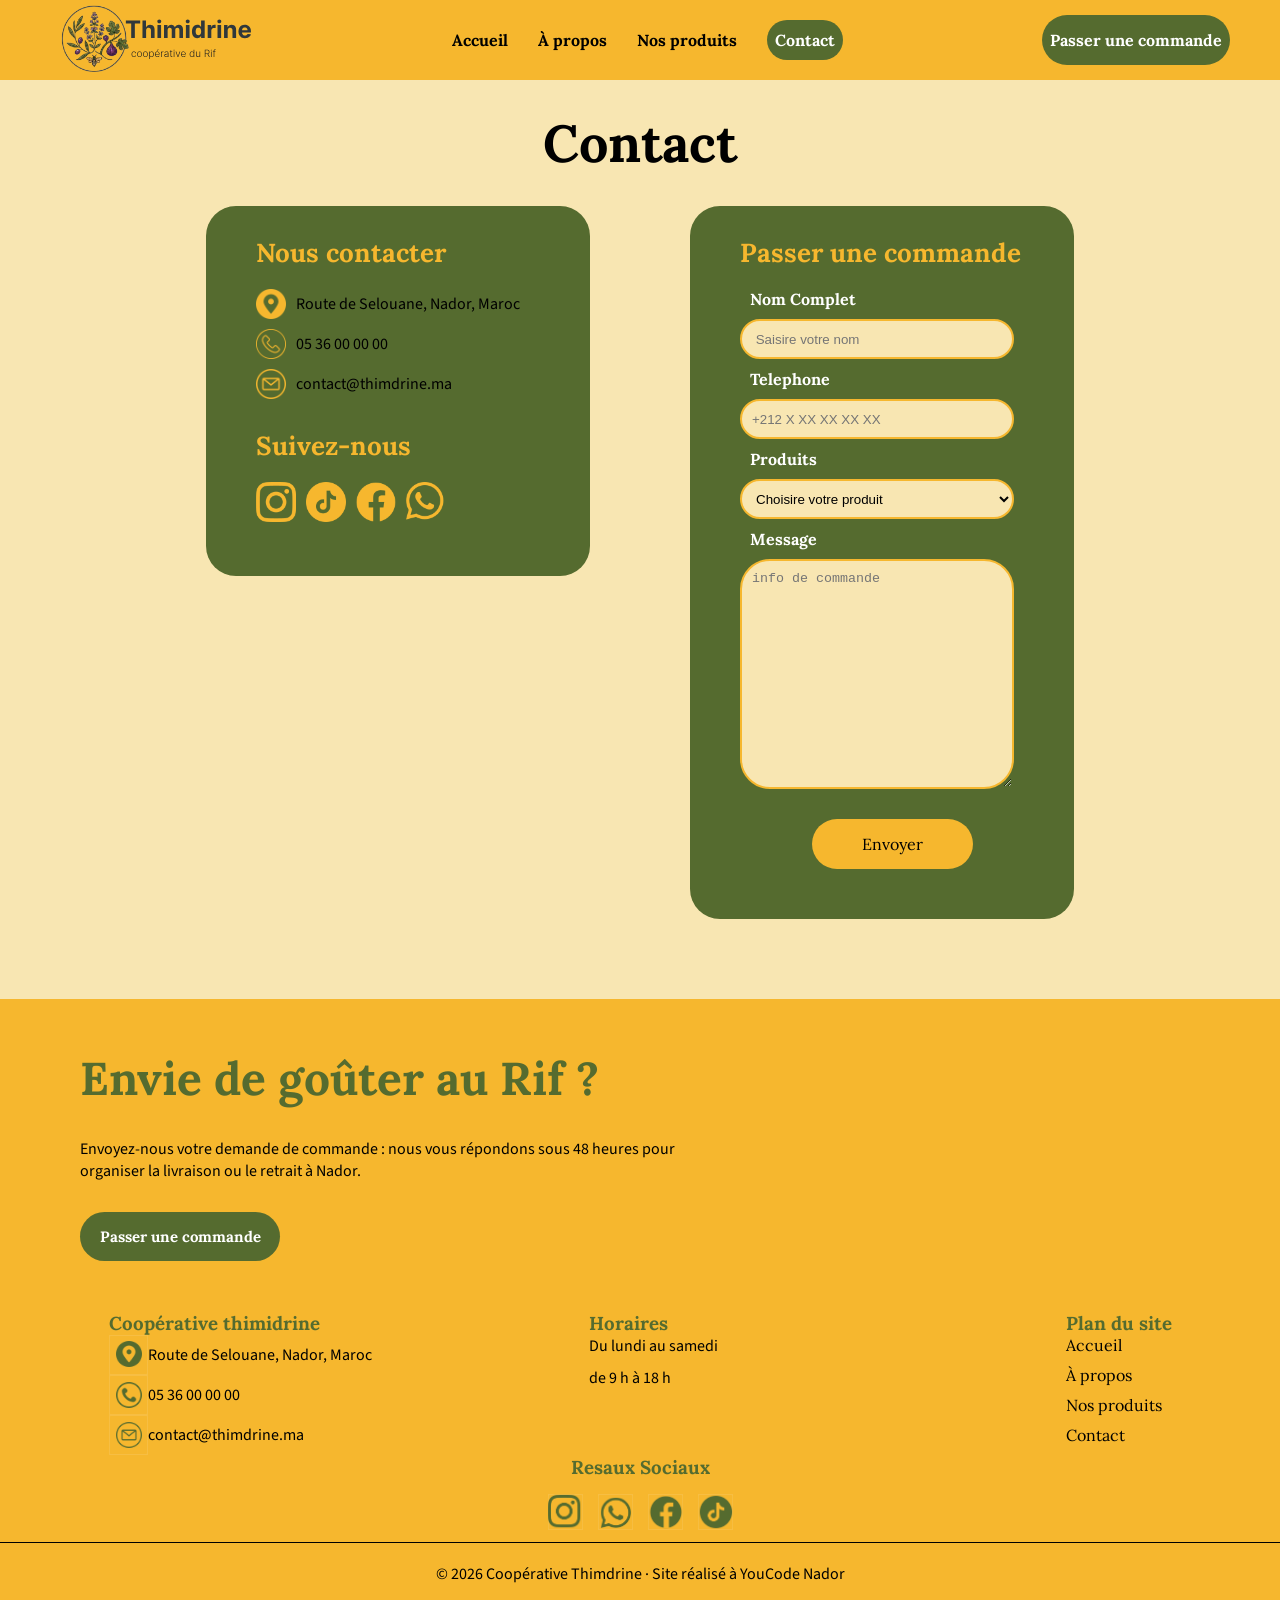
<file: contact.html>
<!DOCTYPE html>
<html lang="en">
<head>
    <meta charset="UTF-8">
    <meta name="viewport" content="width=device-width, initial-scale=1.0">
    <link rel="preconnect" href="https://fonts.googleapis.com">
    <link rel="preconnect" href="https://fonts.gstatic.com" crossorigin>
    <link href="https://fonts.googleapis.com/css2?family=Lora:ital,wght@0,400..700;1,400..700&display=swap" rel="stylesheet">
<link href="https://fonts.googleapis.com/css2?family=Source+Sans+3:ital,wght@0,200..900;1,200..900&display=swap" rel="stylesheet">
    <link rel="stylesheet" href="style.css">
    <!-- <link rel="stylesheet" href="reponsive/contact.css"> -->
    <title>Thimidrine</title>
</head>
<body>


    <nav>

   <a href="index.html" class="logo"> <img  src="images/logo-thymidrine.svg" alt=""></a>


   <input type="checkbox" id="menu-toggle">

    <label for="menu-toggle" class="burger">
        <span></span>
        <span></span>
        <span></span>
    </label>




    <div class="navigation">
    <a href="index.html" >Accueil</a>
    <a href="propos.html">À propos</a>
    <a href="Produits.html">Nos produits</a>
    <a href="contact.html" class="active">Contact</a>

    </div>

<a href="contact.html" class="button">Passer une commande</a> 
 </nav>


 <main>
    <h1 class="titre-contact">Contact</h1>

    <div class="contact">
        <div class="carte-contact1">
            <h3 >Nous contacter</h3>
          <div class="info-cartes-contacts">
              <div class="info-carte-contact">
                <img src="images/localisation-jaune.svg" alt="">
                <p>Route de Selouane, Nador, Maroc</p>

            </div>
            <div class="info-carte-contact">
                <img src="images/phone-call-jaune.svg" alt="">
                <p>05 36 00 00 00</p>

            </div>
           

            <div class="info-carte-contact">
                <img src="images/email-jaune.svg" alt="">
                <p>contact@thimdrine.ma</p>

            </div>
          </div>

            <div class="resaux-carte-contact">
                 <h3>Suivez-nous</h3>
                 <div class="resaux-contact">
                    <a href=""><img src="images/instagram-jaune.svg" alt=""></a>
                    <a href=""><img src="images/tiktok-jaune.svg" alt=""></a>
                    <a href=""><img src="images/facebook-jaune.svg" alt=""></a>
                    <a href=""><img src="images/whatsapp-jaune.svg" alt=""></a>

                 </div>

            </div>

        </div>

        <div class="carte-contact2">

            <h3>Passer une commande</h3>
            <div class="commande-contact">
                 <div class="info-commande">
                <h4>Nom Complet</h4>
                <input type="text" placeholder=" Saisire votre nom">

            </div>
            <div class="info-commande">
                <h4>Telephone</h4>
                <input type="text" placeholder="+212 X XX XX XX XX">

            </div>

            <div class="info-commande">
                <h4>Produits</h4>
                <select name="produit" id="produits" >
                 <option value="" selected disabled hidden>Choisire votre produit</option>
                 <option value="">Miel de thym</option>
                 <option value="">Huile d'olive extra vierge</option>
                 <option value="">Confiture de figue de barbarie</option>
                </select>

            </div>

            <div class="Messagecommande">
                <h4>Message</h4>
                <textarea name="" id="" placeholder="info de commande"></textarea>

            </div>

            </div>
           
      <div class="btn1">
    <a href="index.html" class="button">Envoyer</a>
    </div>
        </div>
    
    </div>





 </main>



 <footer>
    <div class="envie">
        <h2>Envie de goûter au Rif ?</h2>
        <p>Envoyez-nous votre demande de commande : nous vous répondons sous 48 heures pour organiser la livraison ou le retrait à Nador.</p>
        <a href="contact.html" class="button">Passer une commande</a>
    </div>

    <div class="info-footer">
        <div class="cooperative">
            <h3>Coopérative thimidrine</h3>
            <div class="ico-texte">
                <img src="images/localisation-vert.svg" alt="">
                <p>Route de Selouane, Nador, Maroc</p>
            </div>

             <div class="ico-texte">
                <img src="images/telephone-vert.svg" alt="">
                <p>05 36 00 00 00</p>
            </div>

            <div class="ico-texte">
                <img src="images/mail-vert.svg" alt="">
                <p>contact@thimdrine.ma</p>
            </div>


          
            </div>

              <div class="horaire">
                <h3>Horaires</h3>
                <div class="ho-text">
                <p>Du lundi au samedi</p>
                <p>de 9 h à 18 h</p>
</div>
            </div>

            <div class="plan">
                <h3>Plan du site</h3>
                <div class="lien-plan">
              <a href="index.html" >Accueil</a>
             <a href="propos.html">À propos</a>
             <a href="Produits.html">Nos produits</a>
             <a href="contact.html">Contact</a>
             </div>


        </div>



    </div>

    <div class="resaux">
        <h3>Resaux Sociaux</h3>
        <div class="resaux-img">
            <a href=""><img src="images/instagram-vert.svg" alt=""></a>
            <a href=""><img src="images/whatsapp-vert.svg" alt=""></a>
            <a href=""><img src="images/facebook-vert.svg" alt=""></a>
            <a href=""><img src="images/tiktok-vert.svg" alt=""></a>

        </div>

    </div>

    <div class="copyright">
        <div class="ligne"></div>
        <p>© 2026 Coopérative Thimdrine · Site réalisé à YouCode Nador</p>

    </div>







 </footer>
    
</body>
</html>
</file>
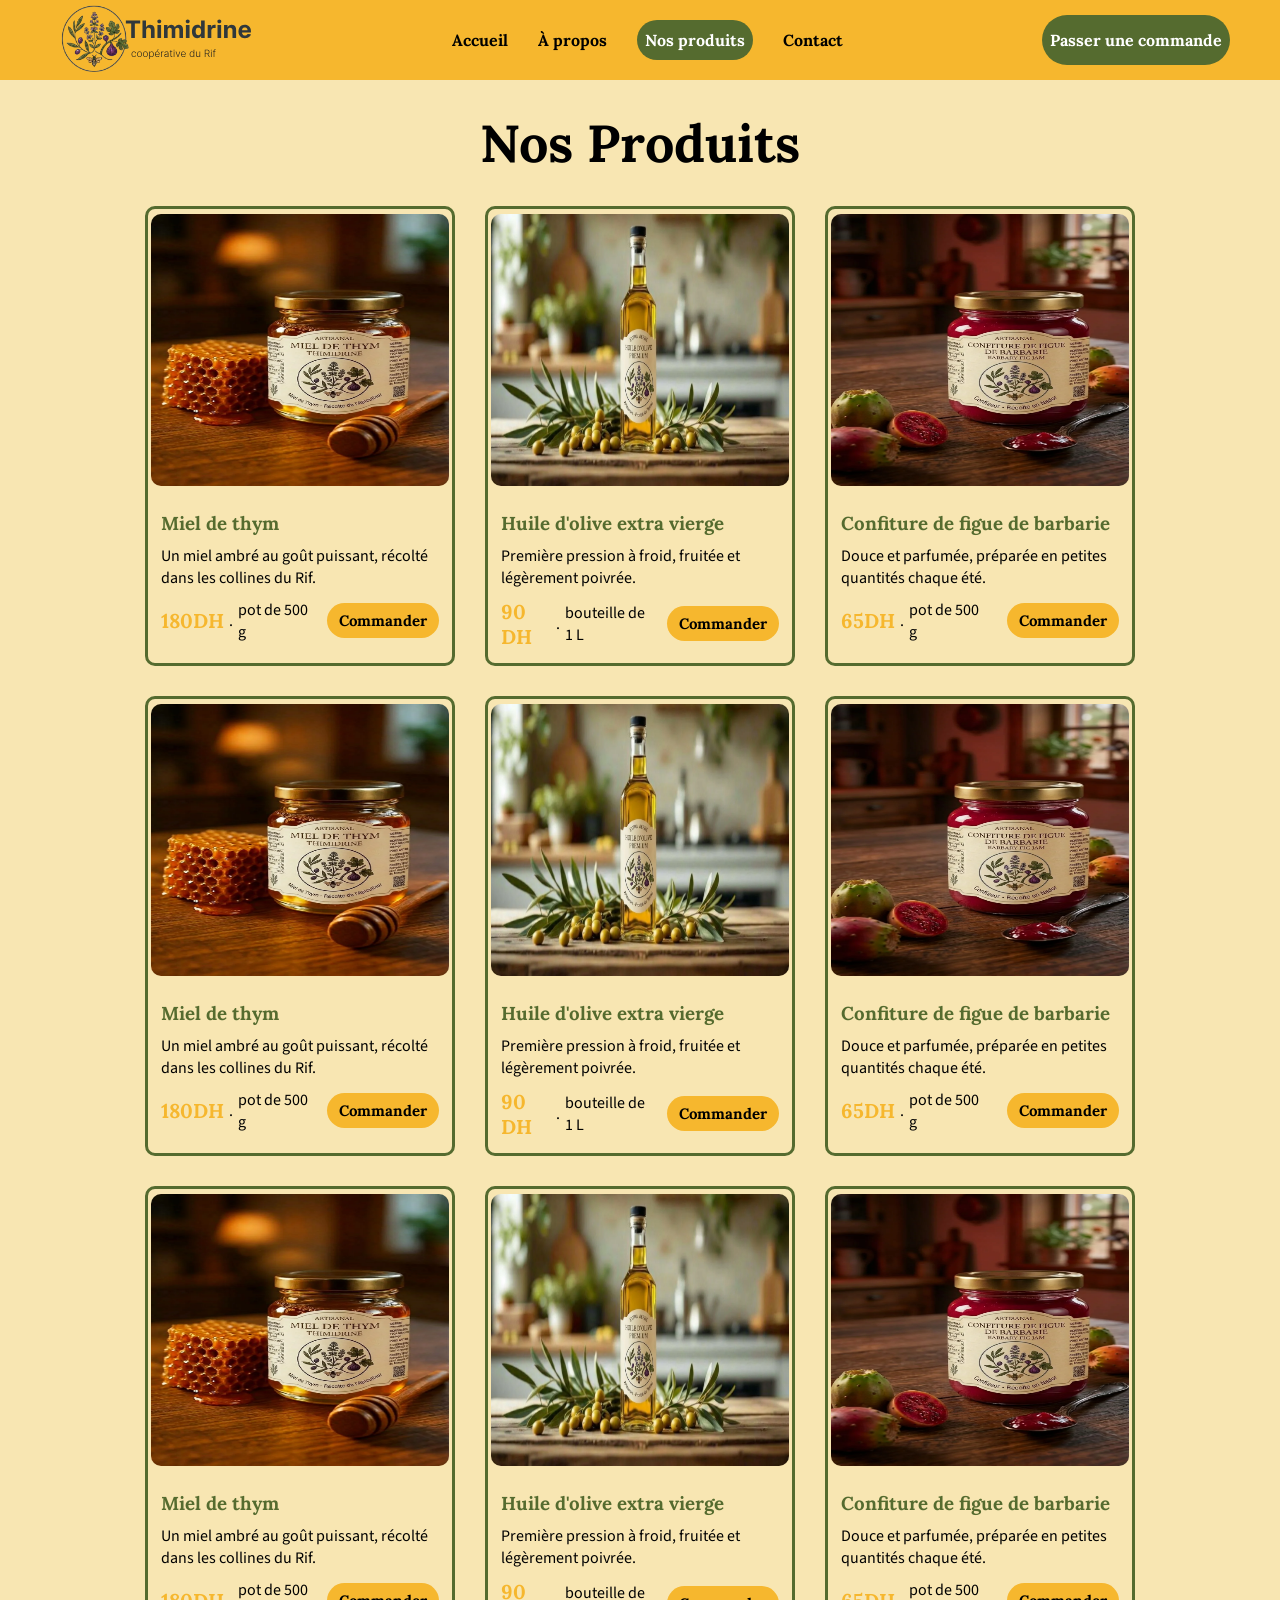
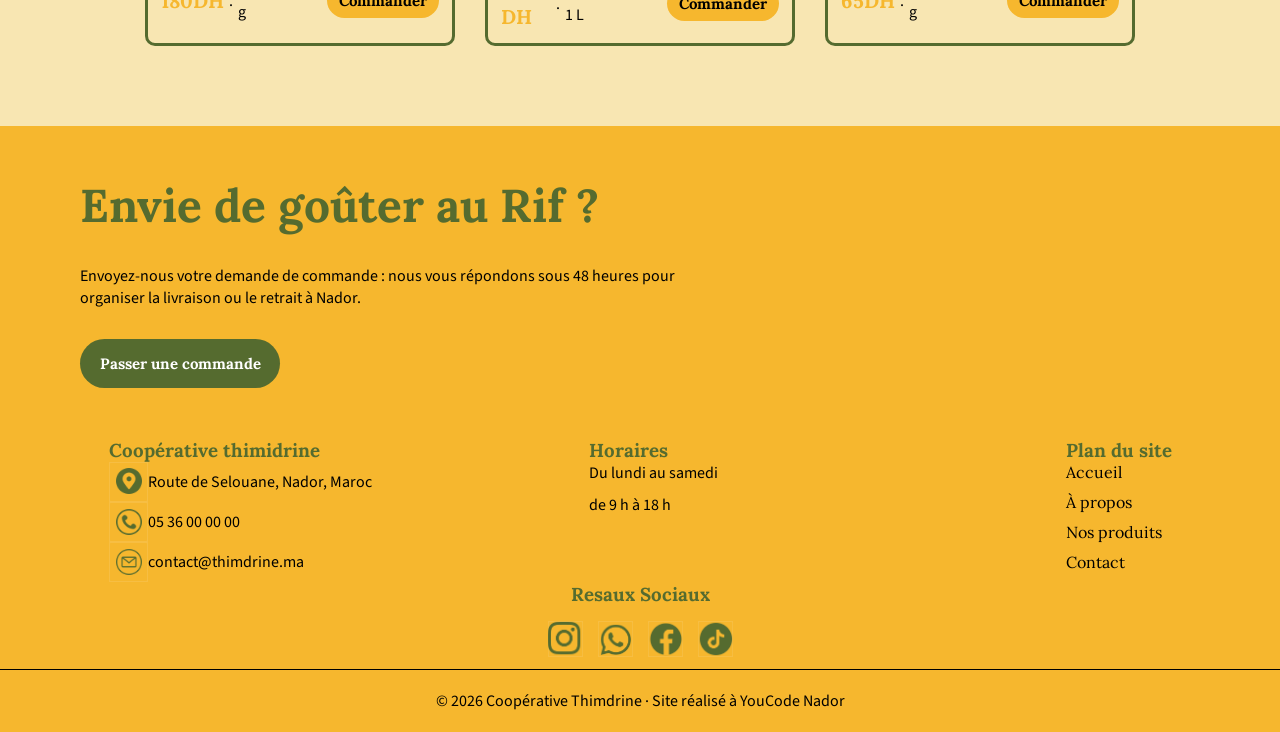
<file: Produits.html>
<!DOCTYPE html>
<html lang="en">
<head>
    <meta charset="UTF-8">
    <meta name="viewport" content="width=device-width, initial-scale=1.0">
     <link rel="preconnect" href="https://fonts.googleapis.com">
    <link rel="preconnect" href="https://fonts.gstatic.com" crossorigin>
    <link href="https://fonts.googleapis.com/css2?family=Lora:ital,wght@0,400..700;1,400..700&display=swap" rel="stylesheet">
<link href="https://fonts.googleapis.com/css2?family=Source+Sans+3:ital,wght@0,200..900;1,200..900&display=swap" rel="stylesheet">
    <!-- <link rel="stylesheet" href="reponsive/produits.css"> -->
    <link rel="stylesheet" href="style.css">
    <title>Thimidrine</title>
</head>
<body>

     <nav>

   <a href="index.html" class="logo"> <img  src="images/logo-thymidrine.svg" alt=""></a>

<input type="checkbox" id="menu-toggle">

    <label for="menu-toggle" class="burger">
        <span></span>
        <span></span>
        <span></span>
    </label>


    <div class="navigation">
    <a href="index.html" >Accueil</a>
    <a href="propos.html">À propos</a>
    <a href="Produits.html" class="active">Nos produits</a>
    <a href="contact.html">Contact</a>

    </div>

<a href="contact.html" class="button">Passer une commande</a> 
 </nav>

 <main>
    <h2 class="titre-page-produit">Nos Produits</h2>
    <dir class="tous-les-produits">

        <div class="carte-produit2">
    <img src="images/miel tymidrine.webp" alt="">
    <div class="info-produit">
        <h3>Miel de thym</h3>
        <p>Un miel ambré au goût puissant, récolté dans les collines du Rif.</p>
        <div class="prix-commande">
        <div class="prix">
            <h4>180DH</h4>
            <p>.</p>
            <p>pot de 500 g</p>
  
        </div>
        <a href="contact.html" class="button">Commander</a>
        </div>
</div>

   

</div>

<div class="carte-produit2">
    <img src="images/huile d'olive thimidrine.webp" alt="">
    <div class="info-produit">
        <h3>Huile d'olive extra vierge</h3>
        <p>Première pression à froid, fruitée et légèrement poivrée.</p>
        <div class="prix-commande">
        <div class="prix">
            <h4>90 DH</h4>
            <p>.</p>
            <p>bouteille de 1 L</p>
  
        </div>
       <a href="contact.html" class="button">Commander</a>
        </div>
</div>

   

</div>

<div class="carte-produit2">
    <img src="images/confiture de Confiture de figue de barbarie thimidrine.webp" alt="">
    <div class="info-produit">
        <h3>Confiture de figue de barbarie</h3>
        <p>Douce et parfumée, préparée en petites quantités chaque été.</p>
        <div class="prix-commande">
        <div class="prix">
            <h4>65DH</h4>
            <p>.</p>
            <p>pot de 500 g</p>
  
        </div>
        <a href="contact.html" class="button">Commander</a>
        </div>
</div>

   

</div>

<div class="carte-produit2">
    <img src="images/miel tymidrine.webp" alt="">
    <div class="info-produit">
        <h3>Miel de thym</h3>
        <p>Un miel ambré au goût puissant, récolté dans les collines du Rif.</p>
        <div class="prix-commande">
        <div class="prix">
            <h4>180DH</h4>
            <p>.</p>
            <p>pot de 500 g</p>
  
        </div>
        <a href="contact.html" class="button">Commander</a>
        </div>
</div>

   

</div>

<div class="carte-produit2">
    <img src="images/huile d'olive thimidrine.webp" alt="">
    <div class="info-produit">
        <h3>Huile d'olive extra vierge</h3>
        <p>Première pression à froid, fruitée et légèrement poivrée.</p>
        <div class="prix-commande">
        <div class="prix">
            <h4>90 DH </h4>
            <p>.</p>
            <p>bouteille de 1 L</p>
  
        </div>
        <a href="contact.html" class="button">Commander</a>
        </div>
</div>

   

</div>

<div class="carte-produit2">
    <img src="images/confiture de Confiture de figue de barbarie thimidrine.webp" alt="">
    <div class="info-produit">
        <h3>Confiture de figue de barbarie</h3>
        <p>Douce et parfumée, préparée en petites quantités chaque été.</p>
        <div class="prix-commande">
        <div class="prix">
            <h4>65DH</h4>
            <p>.</p>
            <p>pot de 500 g</p>
  
        </div>
        <a href="contact.html" class="button">Commander</a>
        </div>
</div>

   

</div>


<div class="carte-produit2">
    <img src="images/miel tymidrine.webp" alt="">
    <div class="info-produit">
        <h3>Miel de thym</h3>
        <p>Un miel ambré au goût puissant, récolté dans les collines du Rif.</p>
        <div class="prix-commande">
        <div class="prix">
            <h4>180DH</h4>
            <p>.</p>
            <p>pot de 500 g</p>
  
        </div>
        <a href="contact.html" class="button">Commander</a>
        </div>
</div>

   

</div>

<div class="carte-produit2">
    <img src="images/huile d'olive thimidrine.webp" alt="">
    <div class="info-produit">
        <h3>Huile d'olive extra vierge</h3>
        <p>Première pression à froid, fruitée et légèrement poivrée.</p>
        <div class="prix-commande">
        <div class="prix">
            <h4>90 DH </h4>
            <p>.</p>
            <p>bouteille de 1 L</p>
  
        </div>
        <a href="contact.html" class="button">Commander</a>
        </div>
</div>

   

</div>

<div class="carte-produit2">
    <img src="images/confiture de Confiture de figue de barbarie thimidrine.webp" alt="">
    <div class="info-produit">
        <h3>Confiture de figue de barbarie</h3>
        <p>Douce et parfumée, préparée en petites quantités chaque été.</p>
        <div class="prix-commande">
        <div class="prix">
            <h4>65DH</h4>
            <p>.</p>
            <p>pot de 500 g</p>
  
        </div>
        <a href="contact.html" class="button">Commander</a>
        </div>
</div>

   

</div>

        

   




    </dir>
 </main>


   
 


 <footer>
    <div class="envie">
        <h2>Envie de goûter au Rif ?</h2>
        <p>Envoyez-nous votre demande de commande : nous vous répondons sous 48 heures pour organiser la livraison ou le retrait à Nador.</p>
        <a href="contact.html" class="button">Passer une commande</a>
    </div>

    <div class="info-footer">
        <div class="cooperative">
            <h3>Coopérative thimidrine</h3>
            <div class="ico-texte">
                <img src="images/localisation-vert.svg" alt="">
                <p>Route de Selouane, Nador, Maroc</p>
            </div>

             <div class="ico-texte">
                <img src="images/telephone-vert.svg" alt="">
                <p>05 36 00 00 00</p>
            </div>

            <div class="ico-texte">
                <img src="images/mail-vert.svg" alt="">
                <p>contact@thimdrine.ma</p>
            </div>


          
            </div>

              <div class="horaire">
                <h3>Horaires</h3>
                <div class="ho-text">
                <p>Du lundi au samedi</p>
                <p>de 9 h à 18 h</p>
</div>
            </div>

            <div class="plan">
                <h3>Plan du site</h3>
                <div class="lien-plan">
              <a href="index.html" >Accueil</a>
             <a href="propos.html">À propos</a>
             <a href="Produits.html">Nos produits</a>
             <a href="contact.html">Contact</a>
             </div>


        </div>



    </div>

    <div class="resaux">
        <h3>Resaux Sociaux</h3>
        <div class="resaux-img">
            <a href=""><img src="images/instagram-vert.svg" alt=""></a>
            <a href=""><img src="images/whatsapp-vert.svg" alt=""></a>
            <a href=""><img src="images/facebook-vert.svg" alt=""></a>
            <a href=""><img src="images/tiktok-vert.svg" alt=""></a>

        </div>

    </div>

    <div class="copyright">
        <div class="ligne"></div>
        <p>© 2026 Coopérative Thimdrine · Site réalisé à YouCode Nador</p>

    </div>







 </footer>

</body>
</html>
</file>
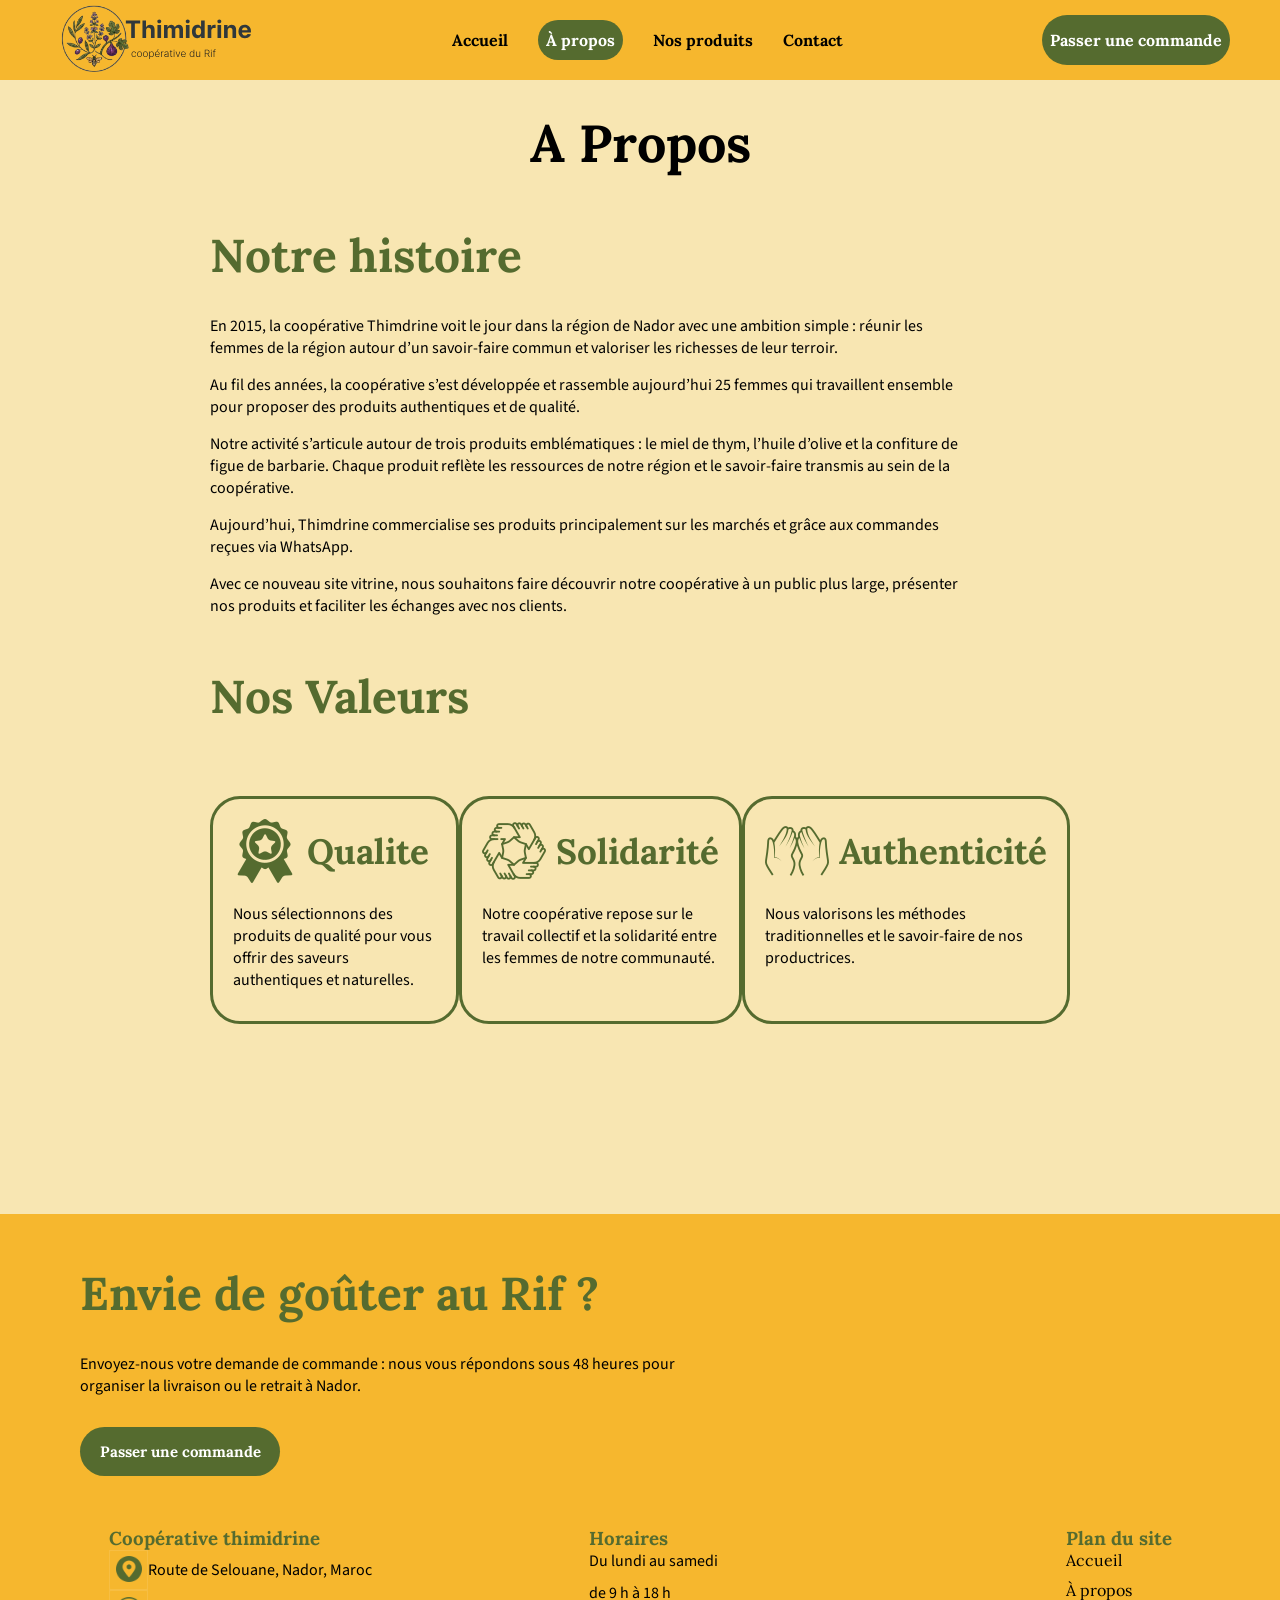
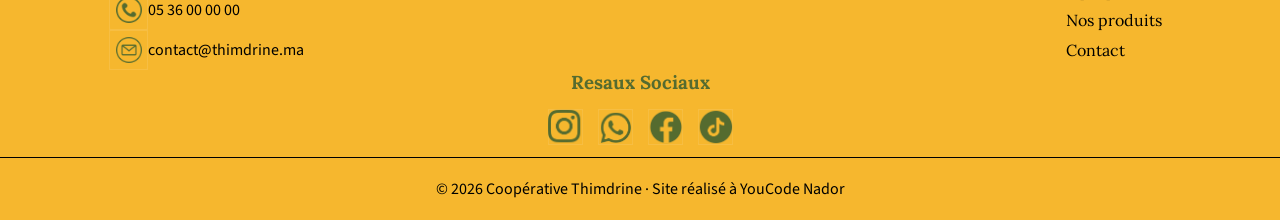
<file: propos.html>
<!DOCTYPE html>
<html lang="en">
<head>
    <meta charset="UTF-8">
    <meta name="viewport" content="width=device-width, initial-scale=1.0">
     <link rel="preconnect" href="https://fonts.googleapis.com">
    <link rel="preconnect" href="https://fonts.gstatic.com" crossorigin>
    <link href="https://fonts.googleapis.com/css2?family=Lora:ital,wght@0,400..700;1,400..700&display=swap" rel="stylesheet">
<link href="https://fonts.googleapis.com/css2?family=Source+Sans+3:ital,wght@0,200..900;1,200..900&display=swap" rel="stylesheet">
    <link rel="stylesheet" href="style.css">
    <!-- <link rel="stylesheet" href="reponsive/propos.css"> -->
    <title>Thimidrine</title>
</head>
<body>


     <nav>

   <a href="index.html" class="logo"> <img  src="images/logo-thymidrine.svg" alt=""></a>

<input type="checkbox" id="menu-toggle">

    <label for="menu-toggle" class="burger">
        <span></span>
        <span></span>
        <span></span>
    </label>


    <div class="navigation">
    <a href="index.html" >Accueil</a>
    <a href="propos.html" class="active">À propos</a>
    <a href="Produits.html" >Nos produits</a>
    <a href="contact.html">Contact</a>

    </div>
    
<a href="contact.html" class="button">Passer une commande</a> 
 </nav>



<main>
    <h1 class="titre-propos">A Propos</h1>

    <div class="histoire">
        <h2>Notre histoire</h2>

        <div class="text-histoire">
            <p>En 2015, la coopérative Thimdrine voit le jour dans la région de Nador avec une ambition simple : réunir les femmes de la région autour d’un savoir-faire commun et valoriser les richesses de leur terroir.</p>
            <p>Au fil des années, la coopérative s’est développée et rassemble aujourd’hui 25 femmes qui travaillent ensemble pour proposer des produits authentiques et de qualité.</p>
            <p>Notre activité s’articule autour de trois produits emblématiques : le miel de thym, l’huile d’olive et la confiture de figue de barbarie. Chaque produit reflète les ressources de notre région et le savoir-faire transmis au sein de la coopérative.</p>
            <p>Aujourd’hui, Thimdrine commercialise ses produits principalement sur les marchés et grâce aux commandes reçues via WhatsApp.</p>
            <p>Avec ce nouveau site vitrine, nous souhaitons faire découvrir notre coopérative à un public plus large, présenter nos produits et faciliter les échanges avec nos clients.</p>

        </div>
    </div>


    <div class="valeur">
        <h2>Nos Valeurs</h2>

        <div class="cartes-valeurs">
            <div class="carte-valeur">
                <div class="titre-carte">
                <img src="images/premium-badge 1.svg" alt="">
                <h3>Qualite</h3>
                </div>
                <p>Nous sélectionnons des produits de qualité pour vous offrir des saveurs authentiques et naturelles.</p>

            </div>


            <div class="carte-valeur">
                <div class="titre-carte">
                <img src="images/solidarite 1.svg" alt="">
                <h3>Solidarité</h3>
                </div>
                   <p>Notre coopérative repose sur le travail collectif et la solidarité entre les femmes de notre communauté.</p>
            </div>

            
            <div class="carte-valeur">
                <div class="titre-carte">
                <img src="images/dua-hands 1.svg" alt="">
                <h3>Authenticité</h3>
                </div>
                <p>Nous valorisons les méthodes traditionnelles et le savoir-faire de nos productrices.</p>
            </div>

        </div>
    </div>



</main>










  <footer>
    <div class="envie">
        <h2>Envie de goûter au Rif ?</h2>
        <p>Envoyez-nous votre demande de commande : nous vous répondons sous 48 heures pour organiser la livraison ou le retrait à Nador.</p>
        <a href="contact.html" class="button">Passer une commande</a>
    </div>

    <div class="info-footer">
        <div class="cooperative">
            <h3>Coopérative thimidrine</h3>
            <div class="ico-texte">
                <img src="images/localisation-vert.svg" alt="">
                <p>Route de Selouane, Nador, Maroc</p>
            </div>

             <div class="ico-texte">
                <img src="images/telephone-vert.svg" alt="">
                <p>05 36 00 00 00</p>
            </div>

            <div class="ico-texte">
                <img src="images/mail-vert.svg" alt="">
                <p>contact@thimdrine.ma</p>
            </div>


          
            </div>

              <div class="horaire">
                <h3>Horaires</h3>
                <div class="ho-text">
                <p>Du lundi au samedi</p>
                <p>de 9 h à 18 h</p>
</div>
            </div>

            <div class="plan">
                <h3>Plan du site</h3>
                <div class="lien-plan">
              <a href="index.html" >Accueil</a>
             <a href="propos.html">À propos</a>
             <a href="Produits.html">Nos produits</a>
             <a href="contact.html">Contact</a>
             </div>


        </div>



    </div>

    <div class="resaux">
        <h3>Resaux Sociaux</h3>
        <div class="resaux-img">
            <a href=""><img src="images/instagram-vert.svg" alt=""></a>
            <a href=""><img src="images/whatsapp-vert.svg" alt=""></a>
            <a href=""><img src="images/facebook-vert.svg" alt=""></a>
            <a href=""><img src="images/tiktok-vert.svg" alt=""></a>

        </div>

    </div>

    <div class="copyright">
        <div class="ligne"></div>
        <p>© 2026 Coopérative Thimdrine · Site réalisé à YouCode Nador</p>

    </div>







 </footer>
    
</body>
</html>
</file>
<file: style.css>
*{
margin: 0;
padding: 0;
box-sizing: border-box;
    
}
:root{
--baige : #F8E6B2;
--yellow: #F6B72E;
--vert: #556B2F;
--titre : "Lora", serif;
--texte : "Source Sans 3" , sans-serif;
--size-h2 : 46px


}
a{
font-family: var(--titre);
text-decoration: none;
}

body{
    font-family: var(--texte);
    background-color: var(--baige);
     padding-top: 80px;
     width: 100%;
    max-width: 100%;
}
h1 , h2 , h3 , h4  {

    font-family: var(--titre);
}

main {
    width: 100%;
    max-width: 100%;
}
nav{
    background-color: var(--yellow );
    width: 100%; 
    height: 80px;
    display: flex;
    align-items: center;
    justify-content: space-between;
    padding-right: 50px;
    position: fixed;
   top: 0;
     z-index: 1000;
}
.logo img{
  max-height: 100%;
 
}
.navigation a {
  font-weight: bold;
    color: black;
    
    

}
.navigation{
    display: flex;
    align-items: center;
    gap: 30px
    
}
nav .button{
   border: none;
   background-color: var(--vert); 
   padding: 15px 8px;
   color: white;
   border-radius: 30px;
   font-weight: bold;
   font-family: var(--titre);
   
}


.navigation .active{
    background-color: var(--vert);
    color: white;
    padding: 10px 8px;
    border-radius: 30px;
}
#menu-toggle,
.burger {
    display: none;
}
.hero-section{
    background-image: url(images/thimidrine-hero.webp);
   max-width: 100%;
   width: 100%;
   height: 610px;
    
       background-size: cover;
      
    background-repeat: no-repeat;
    position: relative;
    overflow: hidden;
    
}
.hero {
    position: absolute;
    width: 100%;
    height: 100%;
    background: rgba(248, 230, 178, 0.47); ;
    
   
    
}
.hero-info{
    height: 100%;
    width: 50%;
    display: flex;
    flex-direction: column;
    padding: 100px 0 0 140px;
    gap: 20px;
    position: absolute;
    
    
}
.hero-info h1{
font-size: 58px;
color: var(--vert);

}

.hero-info p{
    font-size: 25px;
   
    width: 90%;

}

.button-hero{
  display: flex;
  gap: 20px;

}

.button-hero .btn1{
    background: var(--vert);
    color: white;
    padding: 15px 18px;
border-radius: 30px;
}
.button-hero .btn2{

    background: var(--baige);
    border: var(--vert) solid 3px;
    padding: 15px 18px;
    color: black;
border-radius: 30px;
   
}


.nous{
display: flex;
flex-direction: column;
gap: 40px;
    width: 62%;
   
    margin-left: 210px;
    margin-top: 100px;

}
.nous h2{
    color: var(--vert);
    font-size: var(--size-h2);
}
.text-nous{

display:flex;
flex-direction: column;
gap: 20px;
}
.nous .button{

    width: 280px;
    padding: 18px 5px;
    border-radius: 30px;
    border: none;
    background-color: var(--vert);
    color: white;
    text-align: center;
    
}
.carte-produit {
  width: 350px;
 height: 460px;
 border: var(--vert) solid 3px;
 border-radius: 10px;

  
   

}
.carte-produit img {
    width: 98%;
    height: 60%;
   display: block;
   margin: 5px auto;
   background-size: cover;
   border-radius: 10px;
}
.info-produit{
    margin-left: 13px;
    margin-right: 13px;
    margin-top: 8%;
    display: flex;
    flex-direction: column;
    gap: 10px;
   
}
.info-produit h3 {
    color: var(--vert);
}
.prix{
    display:flex;
    gap: 5px;
    align-items: center;
    
}
.prix h4{
    font-size: 20px;
    color: var(--yellow);
}
.prix-commande{
    display: flex;
    gap: 18px;
    align-items: center;
    justify-content: space-between;

}
.prix-commande .button {
    padding: 8px 12px;
    border-radius: 20px;
    border: none;
    font-size: 15px;
    background-color: var(--yellow);
    font-weight: bold;
    color: black;
    
}

.produits-phares {
    margin: 150px  0; 
    display: flex;
    flex-direction: column;
    gap: 20px;
}
.produits-phares h2{
    font-size: var(--size-h2);
    color: var(--vert)
}
.produits-phares .text-phare{
    width: 50%;
    
}
.cartes-produits{
    display: flex;
    gap: 20px;
    justify-content: center;
}

.produits-phares .btn1 a {
    width: 180px;
    padding: 15px 0;
    border-radius: 30px;
    border: none;
    background-color: var(--vert);
     color: white;
     text-align: center;
    
}
.produits-phares .btn1{
    width: 100%;
    display: flex;
    justify-content: center;
    margin-top: 50px;
   ;
}
.envie {
margin-left: 80px;
display: flex;
flex-direction: column;
gap: 30px;

}
.envie h2{
    font-size: var(--size-h2);
    color: var(--vert);
}
.envie p{
    width: 50%;
}
.envie .button{
    width: 200px;
     padding: 15px 8px;
    border-radius: 30px;
    border: none;
    font-size: 15px;
    background-color: var(--vert);
    font-weight: bold;
    color: white;
    text-align: center;
    
}
footer{
    padding-top: 50px;
    background-color: var(--yellow);
    
    
}
footer h3{
    color: var(--vert);
}
.info-footer{
    display: flex;
    justify-content: space-around;
    margin-top: 50px;

   
}
.ico-texte {
    display: flex;
    align-items: center;

}
.lien-plan{
    display: flex;
    flex-direction: column;
    gap: 10px;
    
    
}
.lien-plan a{
    color: black;
}
.ho-text{
    display: flex;
    flex-direction: column;
    gap: 10px;
}


.resaux {
   
    display: flex;
    flex-direction: column;
    align-items: center;
    text-align: center;
    gap: 15px;
}

.resaux-img {
    display: flex;
    justify-content: center;
    align-items: center;
    gap: 15px;
}

.resaux-img img {
    width: 35px;
    
}

.horaire{
    width: 260px;
}
.copyright{
    margin-top: 8px;
    display: flex;
    flex-direction: column;
    align-items: center;
    gap: 20px;
    padding-bottom: 20px;
}


.copyright .ligne{

    width: 100% ;
    height: 1px;
    background-color: black;

}

.titre-page-produit{
    font-family: var(--titre);
    font-size: 52px;
    color: black;
    text-align: center;
    margin: 30px;
}
.tous-les-produits{
    display: flex;
   justify-content: center;
    flex-wrap: wrap;
    gap: 30px;
    margin-bottom: 80px;
    
}

.titre-propos {
  
    font-family: var(--titre);
    font-size: 52px;
    color: black;
    text-align: center;
    margin: 30px;
}
.histoire{
    display: flex;
    flex-direction: column;
    margin: 50px 210px;
    gap: 30px;
    width: 60%;
    
}
.histoire h2{
   font-size: var(--size-h2); 
   font-family: var(--titre);
   color: var(--vert);
}
.text-histoire{
    display: flex;
    flex-direction: column;
    gap:15px


}
.valeur h2{
     font-size: var(--size-h2); 
   font-family: var(--titre);
   color: var(--vert);
}
.valeur{
    display: flex;
    flex-direction: column;
    margin: 50px 210px;
}
.carte-valeur{
    display: flex;
    flex-direction: column;
    padding: 20px 20px 30px 20px;
    width: 350px;
    gap: 20px;
    border: var(--vert) solid 3px;
    border-radius: 30px;
    
    
}
.cartes-valeurs{

    margin-top: 70px;
    display: flex;
    justify-content: space-around;
    margin-bottom: 140px;
}

.titre-carte{
    display: flex;
    font-size: 30px;
    font-family: var(--titre);
    align-items: center;
    color: var(--vert);
    gap: 10px;
}
.titre-contact{

     font-family: var(--titre);
    font-size: 52px;
    color: black;
    text-align: center;
    margin: 30px;

}
.carte-contact1{
background-color: var(--vert);
width: 30%;
height: 100%;
padding: 30px 30px 50px 50px;
border-radius: 30px;


}
.carte-contact1 h3 {
    font-size: 26px;
    color: var(--yellow);
    margin-bottom: 20px;


}
.info-carte-contact{
display: flex;
align-items: center;
gap: 10px;



}
.info-carte-contact img{
width: 30px;

}
.contact{
    display: flex;
    justify-content: center;
    gap: 100px;
    margin-bottom: 80px;
}
.carte-contact2{
background-color: var(--vert);
width: 30%;
padding: 30px 30px 50px 50px;
border-radius: 30px;


}
.carte-contact2 h3{
    font-size: 26px;
    color: var(--yellow);
    margin-bottom: 20px;
  
}

.carte-contact2 .btn1 .button{
    padding: 15px 50px;
border-radius: 30px;
border: none;
background-color: var(--yellow);
margin-top: 30px;
color: black;

}
.carte-contact2 .btn1 {
    display: flex;
    justify-content: center;
}

.info-commande input{

    width: 90%;
    height: 40px;
    border-radius: 30px;
    border: #F6B72E solid 2px;
    padding-left: 10px;
    background-color: var(--baige);
    

}
.info-commande select{
    width: 90%;
    height: 40px;
    border-radius: 30px;
    border: #F6B72E solid 2px;
    padding-left: 10px; 
     background-color: var(--baige);
}


.commande-contact{
 display: flex;
 flex-direction: column;
 gap: 10px;


}
.info-commande{

    display: flex;
    flex-direction: column;
    gap: 10px;
    

}

.info-commande h4{
    margin-left: 10px;
    color: white;
    
}


.Messagecommande textarea{
     width: 90%;
    min-height: 230px;
    border-radius: 30px;
    border: #F6B72E solid 2px;
    padding: 10px 5px 5px 10px;

     background-color: var(--baige);
   

    
}
.Messagecommande h4 {
    margin-left: 10px;
    color: white;
}

.Messagecommande{

    display: flex;
    flex-direction: column;
    gap: 10px;
    
}
.info-cartes-contacts{

    display: flex;
    flex-direction: column;
    gap: 10px;
    margin-bottom: 30px;
}
.resaux-contact img{

width: 40px;
}
.resaux-contact{

    display: flex;
    gap: 10px;
}
.text-produit-phares{
    margin-left: 210px;
}

.carte-produit2 {
 flex: 0 0 calc((100% - 350px) / 3);
 height: 460px;
 border: var(--vert) solid 3px;
 border-radius: 10px;

  
   

}
.carte-produit2 img {
    width: 98%;
    height: 60%;
   display: block;
   margin: 5px auto;
   background-size: cover;
   border-radius: 10px;
}



 







 
@media (max-width: 768px) {

    body {
        width: 100%;
        max-width: 100%;
    }

    main {
        width: 100%;
        max-width: 100%;
        min-width: 0;
    }

    .hero-section {
        width: 100%;
        max-width: 100%;
        height: auto;
        min-height: 500px;
        background-position: center;
    }

    .hero-info {
        width: 100%;
        padding: 50px 20px;
    }

    .hero-info h1 {
        font-size: 36px;
    }

    .hero-info p {
        width: 100%;
        font-size: 18px;
    }

    .button-hero .btn1 , .btn2{
        font-size: 12px;
    }

    .nous,
    .histoire,
    .valeur,
    .envie {
        width: auto;
        margin-left: 20px;
        margin-right: 20px;
    }
    .nous h2{
        font-size: 40px;
    }

    .cartes-produits,
    .cartes-valeurs,
    .tous-les-produits {
        flex-wrap: wrap;
        justify-content: center;
        padding: 0 15px;
        gap: 10px;
    }
    .produits-phares h2{
        font-size: 40px;
    }

    .carte-produit,
    .carte-produit2,
    .carte-valeur {
        width: 100%;
        max-width: 350px;
        flex: 1 1 280px;
    }

    .titre-page-produit,
    .titre-propos,
    .titre-contact {
        font-size: 32px;
        margin: 25px 15px;
    }

    .text-produit-phares {
        margin-left: 20px;
    }

    .produits-phares .text-phare,
    .envie p {
        width: auto;
        margin-left: 20px;
        margin-right: 20px;
    }

   
    .contact {
        flex-direction: column;
        align-items: center;
        gap: 25px;
        padding: 0 15px;
    }

    .carte-contact1,
    .carte-contact2 {
        width: 100%;
        max-width: 450px;
        padding: 25px;
    }

    
    .info-footer {
       
        flex-direction: column;
        margin-left: 15px;
    }
    .valeur-cart{
        gap: 10px;
    }


    .burger {
        display: flex;
        flex-direction: column;
        gap: 5px;
        cursor: pointer;
        z-index: 2;
    }

    .burger span {
        width: 28px;
        height: 3px;
        background-color: var(--vert);
        border-radius: 3px;
    }


    .navigation {
        display: none;
        flex-direction: column;
        position: absolute;
        top: 60px;
        left: 0;
        width: 100%;
        padding: 20px;
        box-sizing: border-box;
        background-color: var(--yellow);
        gap: 20px;
        
    }

    /* Afficher le menu quand on clique */
    #menu-toggle:checked ~ .navigation {
        display: flex;

    }
    nav .button{
        display: none;
    }
    
    }
</file>
